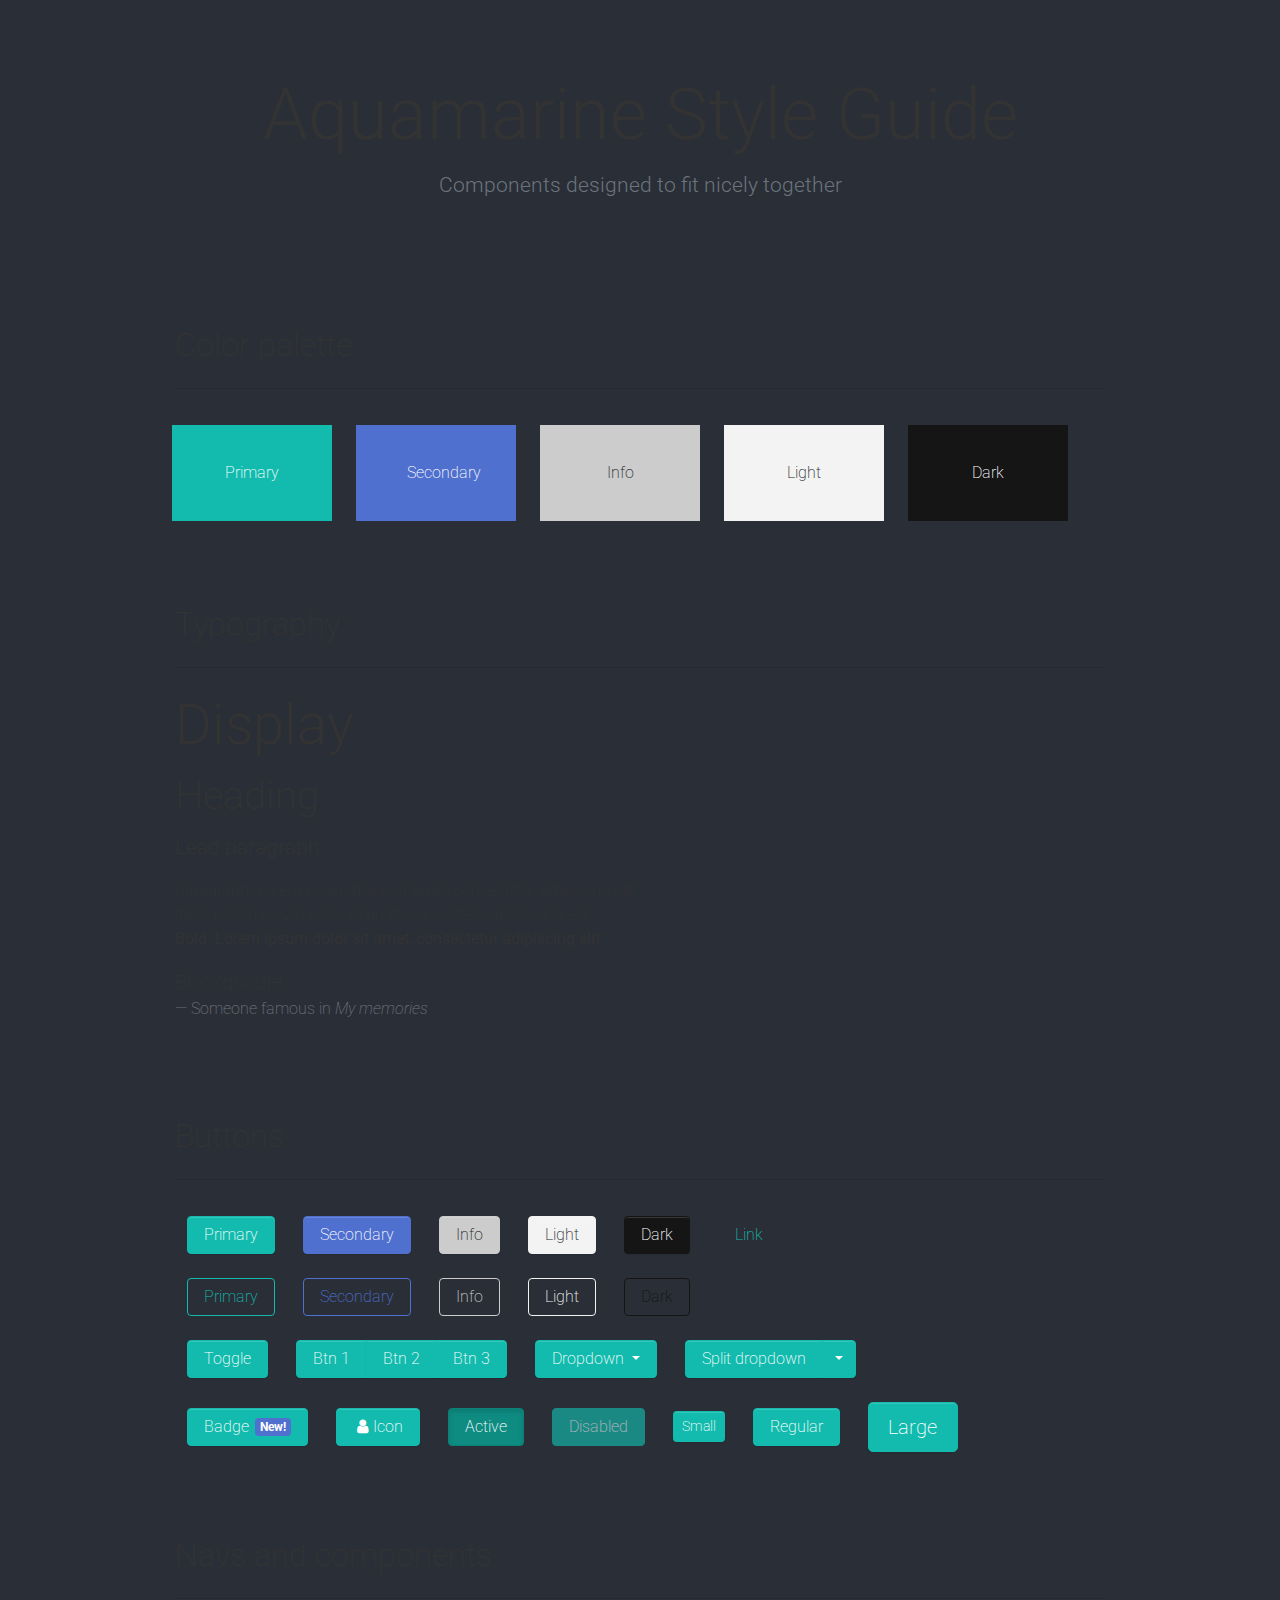
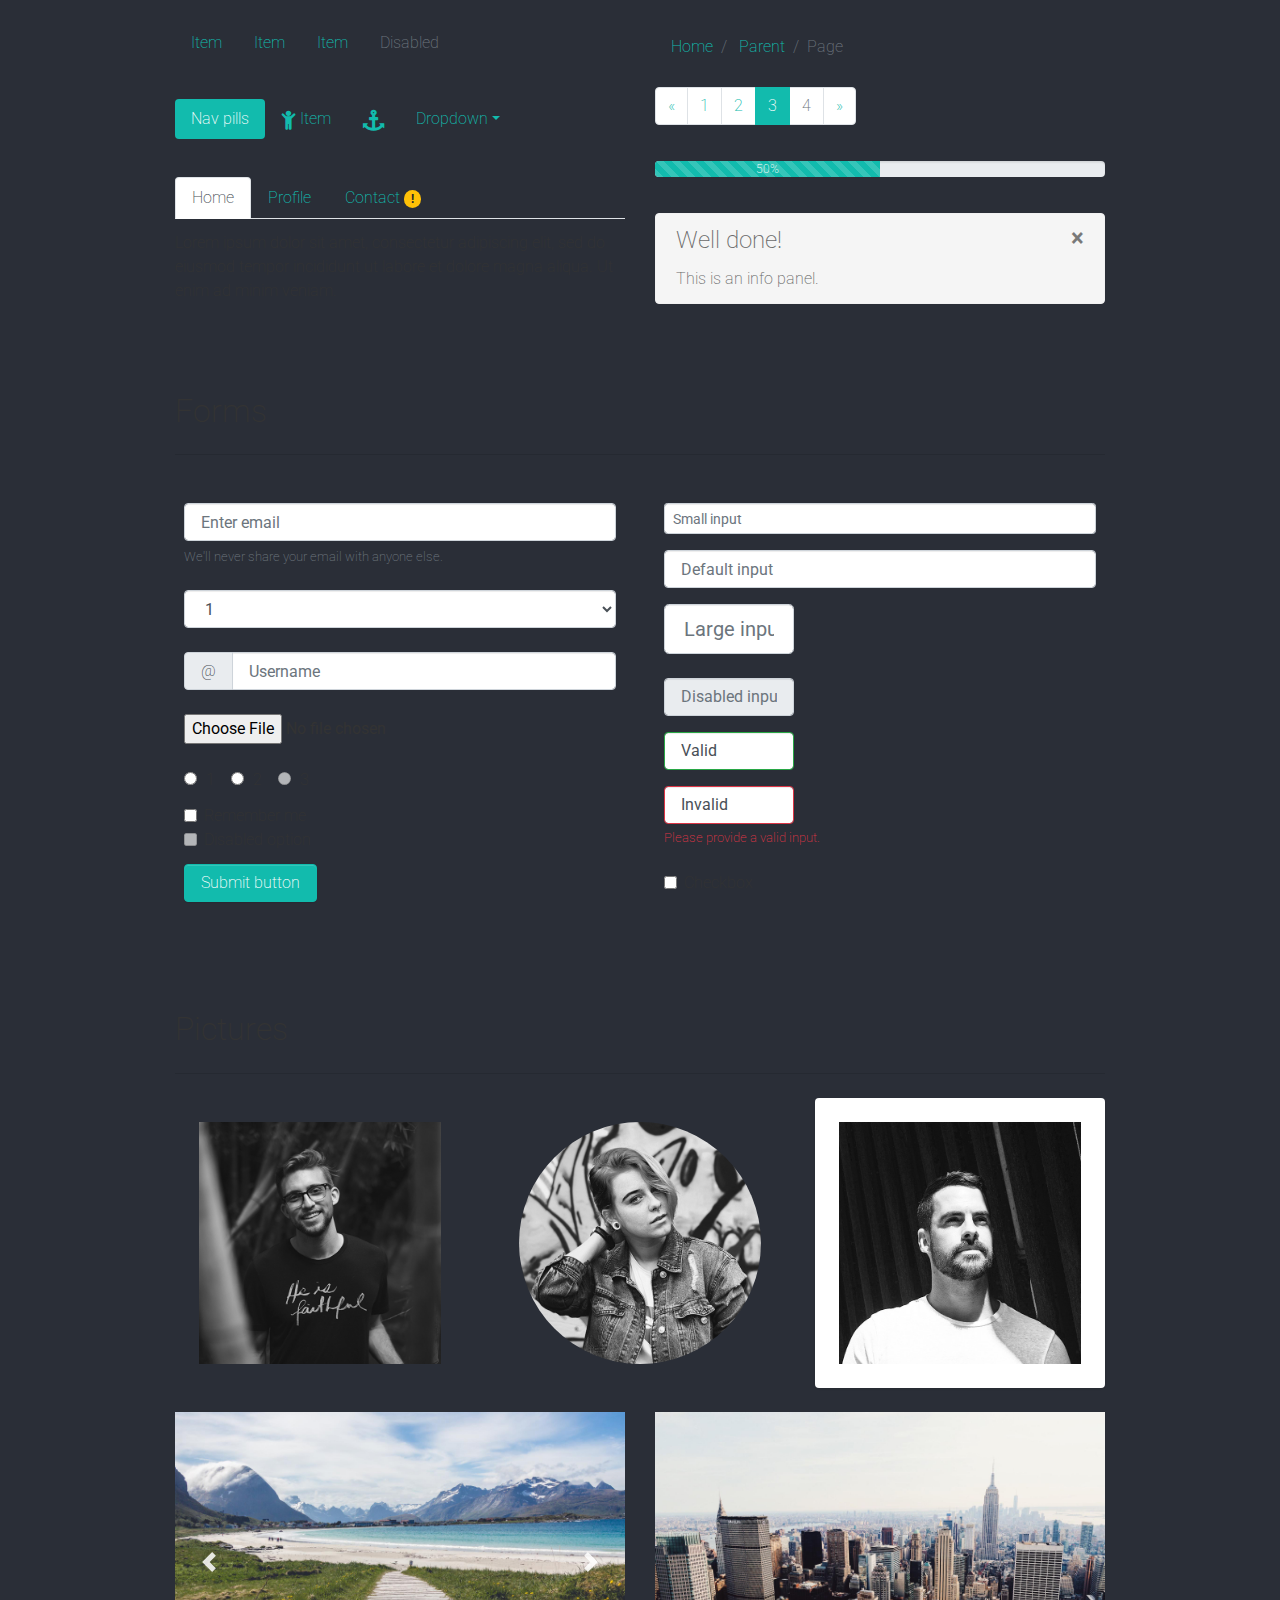
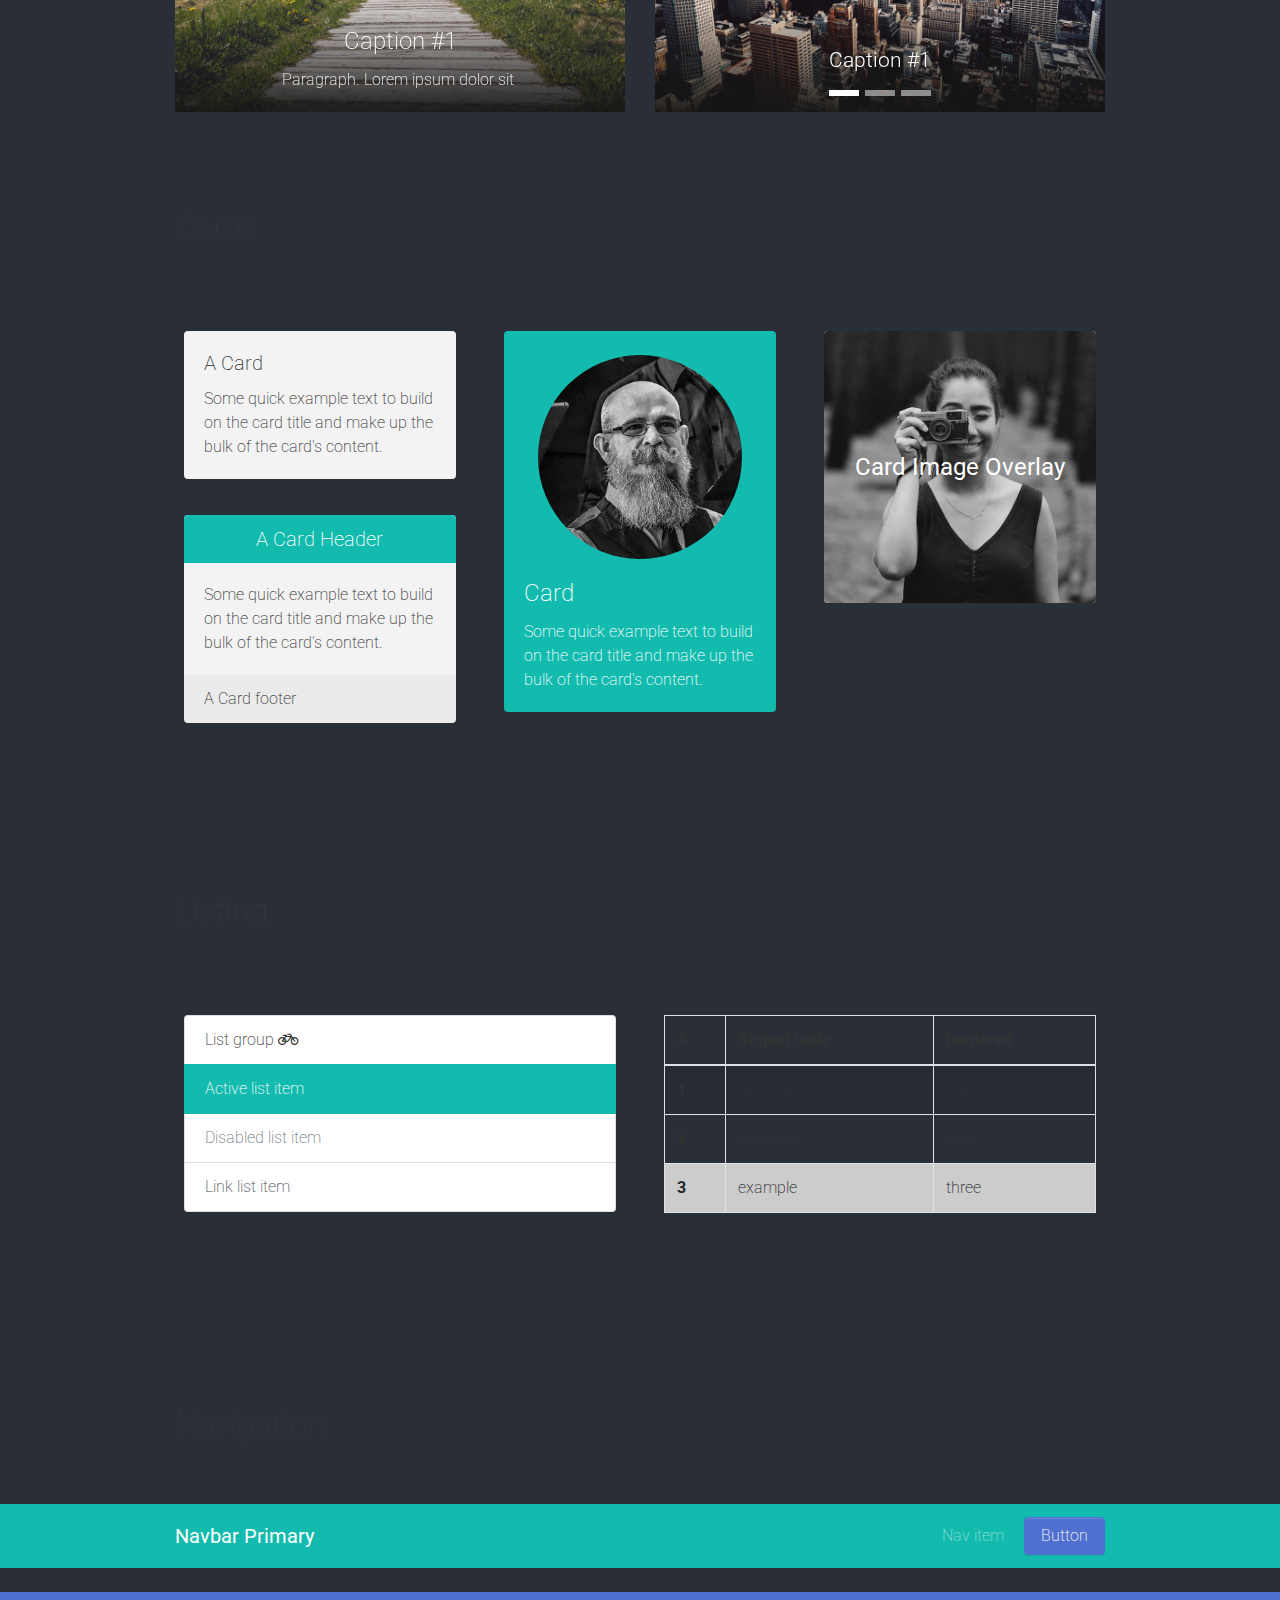
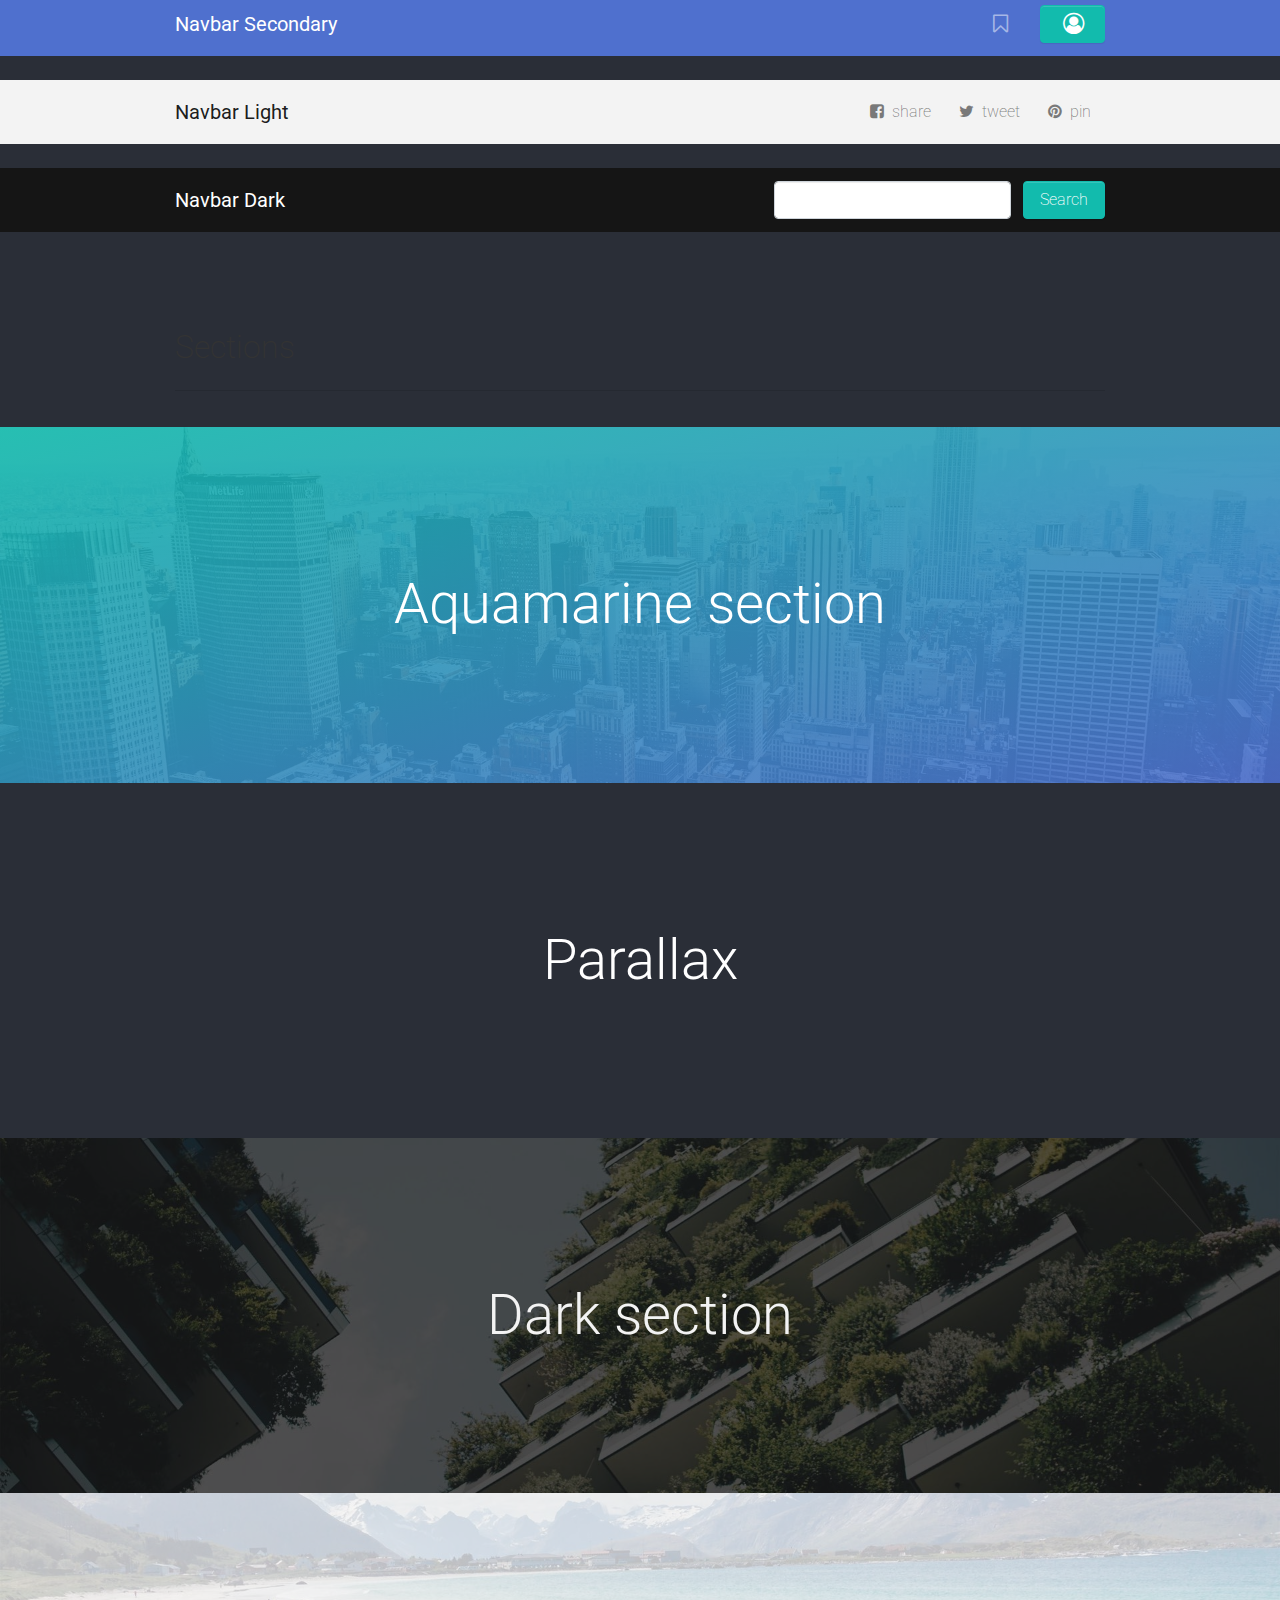
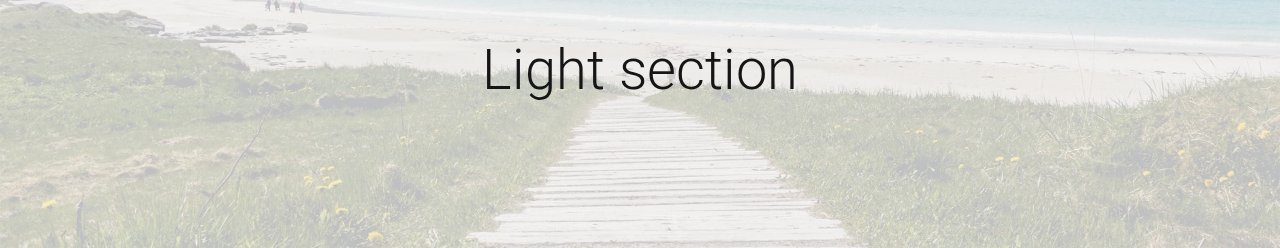
<file: New Site/styleguide.html>
<!DOCTYPE html>
<html>

<head>
  <meta charset="utf-8">
  <meta name="viewport" content="width=device-width, initial-scale=1">
  <!-- PAGE settings -->
  <link rel="icon" href="https://templates.pingendo.com/assets/Pingendo_favicon.ico">
  <title>Styleguide</title>
  <meta name="author" content="Pingendo">
  <!-- CSS dependencies -->
  <link rel="stylesheet" href="https://cdnjs.cloudflare.com/ajax/libs/font-awesome/4.7.0/css/font-awesome.min.css" type="text/css">
  <link rel="stylesheet" href="aquamarine.css" type="text/css"> </head>

<body>
  <div class="py-5 text-center">
    <div class="container">
      <div class="row">
        <div class="col-12">
          <h1 class="display-3 text-capitalize">aquamarine style guide</h1>
          <p class="lead text-muted">Components designed to fit nicely together </p>
        </div>
      </div>
    </div>
  </div>
  <div class="py-4">
    <div class="container">
      <div class="row">
        <div class="col-12">
          <h2>Color palette</h2>
          <hr>
          <div class="row text-center">
            <div class="col-md-2 bg-primary m-2">
              <p class="m-0 p-4">Primary</p>
            </div>
            <div class="col-md-2 bg-secondary m-2">
              <p class="m-0 p-4">Secondary</p>
            </div>
            <div class="col-md-2 bg-info m-2">
              <p class="m-0 p-4">Info</p>
            </div>
            <div class="col-md-2 bg-light m-2">
              <p class="m-0 p-4">Light</p>
            </div>
            <div class="col-md-2 bg-dark m-2">
              <p class="m-0 p-4">Dark</p>
            </div>
          </div>
        </div>
      </div>
    </div>
  </div>
  <div class="py-4">
    <div class="container">
      <div class="row">
        <div class="col-12">
          <h2>Typography</h2>
          <hr>
          <h1 class="display-4"> Display </h1>
          <h1>Heading</h1>
          <p class="lead">Lead paragraph </p>
          <p>Paragraph. Lorem ipsum dolor sit amet, consectetur adipiscing elit. <br><i>Italic. Lorem ipsum dolor sit amet, consectetur adipiscing elit.</i> <br><b>Bold. Lorem ipsum dolor sit amet, consectetur adipiscing elit.</b></p>
          <div class="blockquote">
            <p class="mb-0">Blockquoute</p>
            <div class="blockquote-footer">Someone famous in <cite>My memories</cite></div>
          </div>
        </div>
      </div>
    </div>
  </div>
  <div class="py-4">
    <div class="container">
      <div class="row">
        <div class="col-12">
          <h2>Buttons</h2>
          <hr> </div>
      </div>
      <div class="row">
        <div class="col-12"> <a class="btn btn-primary m-2" href="#">Primary</a> <a class="btn btn-secondary m-2" href="#">Secondary</a> <a class="btn btn-info m-2" href="#">Info</a> <a class="btn btn-light m-2" href="#">Light</a> <a class="btn btn-dark m-2" href="#">Dark</a>          <a class="btn btn-link m-2" href="#">Link</a> </div>
      </div>
      <div class="row">
        <div class="col-12"> <a class="btn btn-outline-primary m-2" href="#">Primary</a> <a class="btn btn-outline-secondary m-2" href="#">Secondary</a> <a class="btn btn-outline-info m-2" href="#">Info</a> <a class="btn btn-outline-light m-2" href="#">Light</a> <a class="btn btn-outline-dark m-2"
            href="#">Dark</a> </div>
      </div>
      <div class="row">
        <div class="col-12"> <a class="btn btn-primary m-2" href="" aria-pressed="false" autocomplete="off" data-toggle="button">Toggle</a>
          <div class="btn-group m-2"> <a href="#" class="btn btn-primary">Btn 1</a> <a href="#" class="btn btn-primary">Btn 2</a> <a href="#" class="btn btn-primary">Btn 3</a> </div>
          <div class="btn-group m-2"> <button class="btn btn-primary dropdown-toggle" data-toggle="dropdown">Dropdown </button>
            <div class="dropdown-menu">
              <h6 class="dropdown-header">Dropdown header</h6> <a class="dropdown-item" href="#">Option 1</a> <a class="dropdown-item" href="#">Option 2</a> <a class="dropdown-item disabled" href="#">Disabled option</a>
              <div class="dropdown-divider"></div> <a class="dropdown-item" href="#">Separated link</a> </div>
          </div>
          <div class="btn-group m-2"> <button type="button" class="btn btn-primary" href="#">Split dropdown</button> <button type="button" class="btn dropdown-toggle dropdown-toggle-split btn-primary" data-toggle="dropdown" aria-expanded="false" aria-haspopup="true"></button>
            <div
              class="dropdown-menu"> <a class="dropdown-item" href="#">Action</a> <a class="dropdown-item" href="#">Another action</a> <a class="dropdown-item" href="#">Something else here</a>
              <div class="dropdown-divider"></div> <a class="dropdown-item" href="#">Separated link</a> </div>
        </div>
      </div>
    </div>
    <div class="row">
      <div class="col-12"> <a class="btn btn-primary m-2" href="">Badge<span class="badge badge-secondary ml-1">New!</span></a> <a class="btn btn-primary m-2" href="#"><i class="fa fa-user fa-fw"></i>Icon</a> <a class="btn active btn-primary m-2" href="">Active</a> <a class="btn disabled btn-primary m-2"
          href="">Disabled</a> <a class="btn btn-sm btn-primary m-2" href="">Small</a> <a class="btn btn-primary m-2" href="">Regular</a> <a class="btn btn-lg btn-primary m-2" href="">Large</a> </div>
    </div>
  </div>
  </div>
  <div class="py-4">
    <div class="container">
      <div class="row">
        <div class="col-12">
          <h2>Navs and components</h2>
          <hr> </div>
      </div>
      <div class="row">
        <div class="col-md-6">
          <ul class="nav">
            <li class="nav-item"> <a class="nav-link" href="#">Item</a> </li>
            <li class="nav-item"> <a class="nav-link" href="#">Item</a> </li>
            <li class="nav-item"> <a href="#" class="nav-link">Item</a> </li>
            <li class="nav-item"> <a class="nav-link disabled" href="#">Disabled</a> </li>
          </ul>
          <ul class="nav nav-pills my-4">
            <li class="nav-item"> <a href="#" class="nav-link active">Nav pills</a> </li>
            <li class="nav-item"> <a class="nav-link" href="#"><i class="fa fa-lg fa-child"></i> Item</a> </li>
            <li class="nav-item"> <a class="nav-link" href="#"><i class="fa fa-lg fa-anchor mt-1"></i></a> </li>
            <li class="nav-item dropdown"> <a class="nav-link dropdown-toggle" data-toggle="dropdown" href="#" role="button" aria-haspopup="true" aria-expanded="false">Dropdown</a>
              <div class="dropdown-menu"> <a class="dropdown-item" href="#">Option 1</a> <a class="dropdown-item" href="#">Option 2</a>
                <div class="dropdown-divider"></div> <a class="dropdown-item" href="#">Separated link</a> </div>
            </li>
          </ul>
          <ul class="nav nav-tabs">
            <li class="nav-item"> <a href="#home" class="nav-link active" aria-controls="home" aria-selected="true" data-toggle="tab" id="home-tab" role="tab">Home</a> </li>
            <li class="nav-item"> <a class="nav-link" href="#profile" aria-controls="profile" aria-selected="false" data-toggle="tab" id="profile-tab" role="tab">Profile</a> </li>
            <li class="nav-item"> <a href="#contact" class="nav-link" aria-controls="contact" aria-selected="false" data-toggle="tab" id="contact-tab" role="tab">Contact <span class="badge badge-pill badge-warning">!</span></a> </li>
          </ul>
          <div class="tab-content my-2" id="myTabContent">
            <div class="tab-pane fade show active" id="home" role="tabpanel" aria-labelledby="home-tab">Lorem ipsum dolor sit amet, consectetur adipiscing elit, sed do eiusmod tempor incididunt ut labore et dolore magna aliqua. Ut enim ad minim veniam.</div>
            <div class="tab-pane fade" id="profile" role="tabpanel" aria-labelledby="profile-tab">Quis nostrud exercitation ullamco laboris nisi ut aliquip ex ea commodo consequat. Duis aute irure dolor in reprehenderit in voluptate velit esse cillum dolore eu fugiat nulla pariatur.</div>
            <div class="tab-pane fade" id="contact" role="tabpanel"
              aria-labelledby="contact-tab">Excepteur sint occaecat cupidatat non proident, sunt in culpa qui officia deserunt mollit anim id est laborum. Consectetur adipiscing elit, sed do eiusmod tempor incididunt. </div>
          </div>
        </div>
        <div class="col-md-6">
          <ul class="breadcrumb">
            <li class="breadcrumb-item"> <a href="#">Home</a> </li>
            <li class="breadcrumb-item"> <a href="#">Parent</a> </li>
            <li class="breadcrumb-item active">Page</li>
          </ul>
          <ul class="pagination">
            <li class="page-item"> <a class="page-link" href="#" aria-label="Previous"> <span aria-hidden="true">«</span> <span class="sr-only">Previous</span> </a> </li>
            <li class="page-item"> <a class="page-link" href="#">1</a> </li>
            <li class="page-item"> <a class="page-link" href="#">2</a> </li>
            <li class="page-item active"> <a class="page-link" href="#">3</a> </li>
            <li class="page-item disabled"> <a class="page-link" href="#">4</a> </li>
            <li class="page-item"> <a class="page-link" href="#" aria-label="Next"> <span aria-hidden="true">»</span> <span class="sr-only">Next</span> </a> </li>
          </ul>
          <div class="progress my-4">
            <div class="progress-bar progress-bar-striped" role="progressbar" style="width: 50%" aria-valuenow="50" aria-valuemin="0" aria-valuemax="100">50%</div>
          </div>
          <div class="alert alert-info" role="alert"> <button type="button" class="close" data-dismiss="alert" aria-label="Close">×</button>
            <h4 class="alert-heading">Well done! </h4>
            <p class="mb-0">This is an info panel.</p>
          </div>
        </div>
      </div>
    </div>
  </div>
  <div class="py-4">
    <div class="container">
      <div class="row">
        <div class="col-12">
          <h2>Forms</h2>
          <hr> </div>
      </div>
      <div class="row">
        <div class="col-md-6 p-3">
          <form method="post" action="">
            <div class="form-group mb-1"> <input type="email" name="email" class="form-control" placeholder="Enter email"> </div> <small id="emailHelp" class="form-text text-muted">We'll never share your email with anyone else.</small>
            <div class="form-group my-3"><select class="form-control"><option value="1">1</option><option value="2">2</option><option value="3">3</option></select></div>
            <div class="form-group my-3">
              <div class="input-group">
                <div class="input-group-prepend"><span class="input-group-text" id="basic-addon1">@</span></div> <input type="text" class="form-control" id="inlineFormInputGroup" placeholder="Username"> </div>
            </div>
            <div class="form-group my-3"> <input type="file" class="form-control-file" id="exampleFormControlFile1"> </div>
            <div class="form-check form-check-inline"> <label class="form-check-label">
                <input class="form-check-input" type="radio" value="option1" id="inlineRadio1" name="inlineRadioOptions"> 1
              </label> </div>
            <div class="form-check form-check-inline"> <label class="form-check-label">
                <input class="form-check-input" type="radio" value="option2" id="inlineRadio2" name="inlineRadioOptions"> 2
              </label> </div>
            <div class="form-check form-check-inline disabled"> <label class="form-check-label">
                <input class="form-check-input" type="radio" name="inlineRadioOptions" id="inlineRadio3" value="option3" disabled=""> 3
              </label> </div>
            <div class="form-check mt-2"> <input class="form-check-input" type="checkbox" id="exampleCheck1" value="on"><label class="form-check-label" for="exampleCheck1">Remember me</label></div>
            <div class="form-check disabled"> <label class="form-check-label"> <input class="form-check-input" type="checkbox" value="" disabled=""> Disabled option </label> </div> <button type="submit" class="btn btn-primary my-2">Submit button</button> </form>
        </div>
        <div class="col-md-6 p-3">
          <form class="" method="post" action="">
            <div class="form-group"> <input type="email" class="form-control form-control-sm" placeholder="Small input" name="email"> </div>
            <div class="form-group"> <input type="email" class="form-control" name="email" placeholder="Default input"> </div>
            <div class="form-group"> <input type="text" class="form-control form-control-lg" placeholder="Large input"> </div>
          </form>
          <form class="my-3" method="post" action="">
            <div class="form-group"> <input type="text" class="form-control" placeholder="Disabled input" id="disabledTextInput" disabled=""> </div>
            <div class="form-group"> <input type="text" class="form-control is-valid" placeholder="First name" id="validationServer01" required="" value="Valid"> </div>
            <div class="form-group"> <input type="text" class="form-control is-invalid" placeholder="First name" id="validationServer01" required="" value="Invalid">
              <div class="invalid-feedback">Please provide a valid input.</div>
            </div>
          </form>
          <form>
            <div class="form-group">
              <div class="form-check"> <input class="form-check-input" type="checkbox" id="exampleCheck1" value="on"><label class="form-check-label" for="exampleCheck1">Checkbox</label></div>
            </div>
          </form>
        </div>
      </div>
    </div>
  </div>
  <div class="py-4">
    <div class="container">
      <div class="row">
        <div class="col-md-12">
          <h2>Pictures</h2>
          <hr> </div>
      </div>
      <div class="row text-center">
        <div class="col-md-4"> <img class="img-fluid p-3" src="assets/styleguide/people_1.jpg" alt="Card image"> </div>
        <div class="col-md-4"> <img class="img-fluid rounded-circle p-3" src="assets/styleguide/people_2.jpg" alt="Card image"> </div>
        <div class="col-md-4"> <img class="img-fluid img-thumbnail p-3" src="assets/styleguide/people_3.jpg" alt="Card image"> </div>
      </div>
      <div class="row">
        <div class="col-md-6">
          <div class="carousel slide my-3" data-ride="carousel" id="carousel-1">
            <div class="carousel-inner" role="listbox">
              <div class="carousel-item active"> <img class="d-block img-fluid" src="assets/styleguide/cover_2.jpg" data-holder-rendered="true">
                <div class="carousel-caption">
                  <h4>Caption #1</h4>
                  <p class="mb-0">Paragraph. Lorem ipsum dolor sit&nbsp;</p>
                </div>
              </div>
              <div class="carousel-item"> <img class="d-block img-fluid" src="assets/styleguide/cover_3.jpg" data-holder-rendered="true">
                <div class="carousel-caption">
                  <h4>Caption #2</h4>
                  <p class="mb-0">Paragraph. Lorem ipsum dolor sit&nbsp;</p>
                </div>
              </div>
            </div> <a class="carousel-control-prev" role="#carousel-1" data-slide="prev" href="#carousel-1"> <span class="carousel-control-prev-icon" aria-hidden="true"></span> <span class="sr-only">Previous</span> </a> <a class="carousel-control-next" role="button"
              data-slide="next" href="#carousel-1"> <span class="carousel-control-next-icon" aria-hidden="true"></span> <span class="sr-only">Next</span> </a> </div>
        </div>
        <div class="col-md-6">
          <div class="carousel slide my-3" data-ride="carousel" id="carousel-2" data-interval="5000">
            <ol class="carousel-indicators">
              <li data-target="#carousel-2" data-slide-to="0" class="active">&nbsp;</li>
              <li data-target="#carousel-2" data-slide-to="1">&nbsp;</li>
              <li data-target="#carousel-2" data-slide-to="2">&nbsp;</li>
            </ol>
            <div class="carousel-inner" role="listbox">
              <div class="carousel-item active"> <img class="d-block img-fluid" src="assets/styleguide/cover_1.jpg" data-holder-rendered="true">
                <div class="carousel-caption">
                  <p class="lead">Caption #1</p>
                </div>
              </div>
              <div class="carousel-item"> <img class="d-block img-fluid" src="assets/styleguide/cover_4.jpg" data-holder-rendered="true">
                <div class="carousel-caption">
                  <p class="lead">Caption #2</p>
                </div>
              </div>
            </div>
          </div>
        </div>
      </div>
    </div>
  </div>
  <div class="py-4">
    <div class="container">
      <div class="row">
        <div class="col-12">
          <h2>Cards</h2>
          <hr class="mb-4"> </div>
      </div>
      <div class="row">
        <div class="col-md-4 p-3">
          <div class="card">
            <div class="card-body">
              <h5>A Card</h5>
              <p class="card-text">Some quick example text to build on the card title and make up the bulk of the card's content.</p>
            </div>
          </div>
          <div class="card my-4">
            <div class="card-header bg-primary">
              <h5 class="mb-0 text-center">A Card Header</h5>
            </div>
            <div class="card-body">
              <p class="card-text">Some quick example text to build on the card title and make up the bulk of the card's content.</p>
            </div>
            <div class="card-footer">A Card footer</div>
          </div>
        </div>
        <div class="col-md-4 p-3">
          <div class="bg-primary card"> <img class="img-fluid rounded-circle w-75 mx-auto mt-3" src="assets/styleguide/people_5.jpg" alt="Card image">
            <div class="card-body">
              <h4 class="card-title">Card</h4>
              <p class="card-text">Some quick example text to build on the card title and make up the bulk of the card's content.</p>
            </div>
          </div>
        </div>
        <div class="col-md-4 p-3">
          <div class="card">
            <div class="card-img-overlay align-items-center d-flex">
              <h4 class="w-100 text-center mb-0 text-white"><b>Card Image Overlay</b></h4>
            </div> <img class="img-fluid w-100 rounded" src="assets/styleguide/people_6.jpg" alt="Card image"> </div>
        </div>
      </div>
    </div>
  </div>
  <div class="py-5">
    <div class="container">
      <div class="row">
        <div class="col-12">
          <h2>Listing</h2>
          <hr class="mb-4"> </div>
      </div>
      <div class="row">
        <div class="col-md-6 p-3">
          <ul class="list-group">
            <li class="list-group-item">List group <i class="fa fa-fw fa-bicycle"></i> </li>
            <li class="list-group-item active"> Active list item</li>
            <li class="list-group-item disabled">Disabled list item</li> <a href="#" class="list-group-item list-group-item-action">Link list item</a> </ul>
        </div>
        <div class="col-md-6 p-3">
          <table class="table table-hover table-striped table-bordered">
            <thead class="thead-inverse">
              <tr>
                <th scope="col">#</th>
                <th scope="col">Striped table</th>
                <th scope="col">bordered</th>
              </tr>
            </thead>
            <tbody>
              <tr>
                <th scope="row">1</th>
                <td>example</td>
                <td>one</td>
              </tr>
              <tr>
                <th scope="row">2</th>
                <td>example</td>
                <td>two</td>
              </tr>
              <tr class="bg-info">
                <th scope="row">3</th>
                <td>example</td>
                <td>three</td>
              </tr>
            </tbody>
          </table>
        </div>
      </div>
    </div>
  </div>
  <div class="pt-5">
    <div class="container">
      <div class="row">
        <div class="col-12">
          <h2>Navigation</h2>
          <hr class="mb-4"> </div>
      </div>
    </div>
  </div>
  <nav class="navbar navbar-expand-md navbar-dark bg-primary">
    <div class="container"> <a class="navbar-brand" href="#"><b>Navbar Primary&nbsp;</b></a> <button class="navbar-toggler navbar-toggler-right" type="button" data-toggle="collapse" data-target="#navbarPrimarySupportedContent" aria-controls="navbar2SupportedContent" aria-expanded="false"
        aria-label="Toggle navigation">
      <span class="navbar-toggler-icon"></span> </button>
      <div class="collapse navbar-collapse text-center justify-content-end" id="navbarPrimarySupportedContent">
        <ul class="navbar-nav">
          <li class="nav-item"> <a class="nav-link" href="#"> Nav item</a> </li>
        </ul> <a class="btn navbar-btn ml-2 btn-secondary" href="#"> Button</a> </div>
    </div>
  </nav>
  <nav class="navbar navbar-expand-md navbar-dark bg-secondary my-3">
    <div class="container"> <a class="navbar-brand" href="#"><b>Navbar Secondary</b></a> <button class="navbar-toggler navbar-toggler-right" type="button" data-toggle="collapse" data-target="#navbarSecondarySupportedContent" aria-controls="navbar2SupportedContent" aria-expanded="false"
        aria-label="Toggle navigation">
      <span class="navbar-toggler-icon"></span> </button>
      <div class="collapse navbar-collapse text-center justify-content-end" id="navbarSecondarySupportedContent">
        <ul class="navbar-nav">
          <li class="nav-item mx-2"> <a class="nav-link" href="#"><i class="fa d-inline fa-lg fa-bookmark-o"></i></a> </li>
        </ul> <a class="btn navbar-btn ml-2 text-white btn-primary" href="#"><i class="fa d-inline fa-lg fa-user-circle-o ml-1"></i>&nbsp;</a> </div>
    </div>
  </nav>
  <nav class="navbar navbar-expand-md my-3 navbar-light bg-light">
    <div class="container"> <a class="navbar-brand" href="#"><b>Navbar Light</b></a> <button class="navbar-toggler navbar-toggler-right" type="button" data-toggle="collapse" data-target="#navbarLightSupportedContent" aria-controls="navbar2SupportedContent" aria-expanded="false"
        aria-label="Toggle navigation">
      <span class="navbar-toggler-icon"></span> </button>
      <div class="collapse navbar-collapse text-center justify-content-end" id="navbarLightSupportedContent">
        <ul class="navbar-nav">
          <li class="nav-item mx-1"> <a class="nav-link" href="#"><i class="fa d-inline fa-facebook-square"></i>&nbsp; share</a> </li>
          <li class="nav-item mx-1"> <a class="nav-link" href="#"><i class="fa d-inline fa-twitter"></i>&nbsp; tweet</a> </li>
          <li class="nav-item mx-1"> <a class="nav-link" href="#"><i class="fa d-inline fa-pinterest"></i>&nbsp; pin</a> </li>
        </ul>
      </div>
    </div>
  </nav>
  <nav class="navbar navbar-expand-md my-3 navbar-dark bg-dark">
    <div class="container"> <a class="navbar-brand" href="#"><b>Navbar Dark</b></a> <button class="navbar-toggler navbar-toggler-right" type="button" data-toggle="collapse" data-target="#navbarDarkSupportedContent" aria-controls="navbar2SupportedContent" aria-expanded="false"
        aria-label="Toggle navigation">
      <span class="navbar-toggler-icon"></span> </button>
      <div class="collapse navbar-collapse text-center justify-content-end" id="navbarDarkSupportedContent">
        <ul class="navbar-nav"></ul>
        <form class="form-inline my-2 my-lg-0"> <input class="form-control mr-sm-2" type="text" placeholder="Search"> <button class="btn my-2 my-sm-0 btn-primary" type="submit">Search</button> </form>
      </div>
    </div>
  </nav>
  <div class="pt-5">
    <div class="container">
      <div class="row">
        <div class="col-md-12">
          <h2>Sections</h2>
          <hr class="mb-4"> </div>
      </div>
    </div>
  </div> 
  <div class="py-5 text-center section-aquamarine" style="background-image: url(&quot;assets/styleguide/cover_1.jpg&quot;);">
    <div class="container py-5">
      <div class="row">
        <div class="col-md-12">
          <h1 class="display-4 mb-0">Aquamarine section</h1>
        </div>
      </div>
    </div>
  </div>
  <div class="py-5 text-center section-parallax" style="background-image: url(&quot;assets/styleguide/cover_4.jpg&quot;);">
    <div class="container py-5">
      <div class="row">
        <div class="col-md-6 mx-auto">
          <h1 class="display-4 mb-0 text-white">Parallax</h1>
        </div>
      </div>
    </div>
  </div>
  <div class="py-5 text-center section-dark" style="background-image: url(&quot;assets/styleguide/cover_3.jpg&quot;);">
    <div class="container py-5">
      <div class="row">
        <div class="col-md-12">
          <h1 class="display-4 mb-0">Dark section</h1>
        </div>
      </div>
    </div>
  </div>
  <div class="py-5 text-center section-light" style="background-image: url(&quot;assets/styleguide/cover_2.jpg&quot;);">
    <div class="container py-5">
      <div class="row">
        <div class="col-md-12">
          <h1 class="display-4 mb-0">Light section</h1>
        </div>
      </div>
    </div>
  </div>
  <script src="http://code.jquery.com/jquery-3.2.1.js" integrity="sha256-DZAnKJ/6XZ9si04Hgrsxu/8s717jcIzLy3oi35EouyE=" crossorigin="anonymous"></script>
  <script src="https://cdnjs.cloudflare.com/ajax/libs/popper.js/1.12.9/umd/popper.min.js" integrity="sha384-ApNbgh9B+Y1QKtv3Rn7W3mgPxhU9K/ScQsAP7hUibX39j7fakFPskvXusvfa0b4Q" crossorigin="anonymous"></script>
  <script src="https://maxcdn.bootstrapcdn.com/bootstrap/4.0.0/js/bootstrap.min.js" integrity="sha384-JZR6Spejh4U02d8jOt6vLEHfe/JQGiRRSQQxSfFWpi1MquVdAyjUar5+76PVCmYl" crossorigin="anonymous"></script>



  <script src="https://code.jquery.com/jquery-3.3.1.min.js"></script>
  <script src="https://cdnjs.cloudflare.com/ajax/libs/popper.js/1.14.3/umd/popper.min.js" integrity="sha384-ZMP7rVo3mIykV+2+9J3UJ46jBk0WLaUAdn689aCwoqbBJiSnjAK/l8WvCWPIPm49" crossorigin="anonymous"></script>
  <script src="https://stackpath.bootstrapcdn.com/bootstrap/4.1.3/js/bootstrap.min.js" integrity="sha384-ChfqqxuZUCnJSK3+MXmPNIyE6ZbWh2IMqE241rYiqJxyMiZ6OW/JmZQ5stwEULTy" crossorigin="anonymous"></script>
</body>

</html>
</file>
